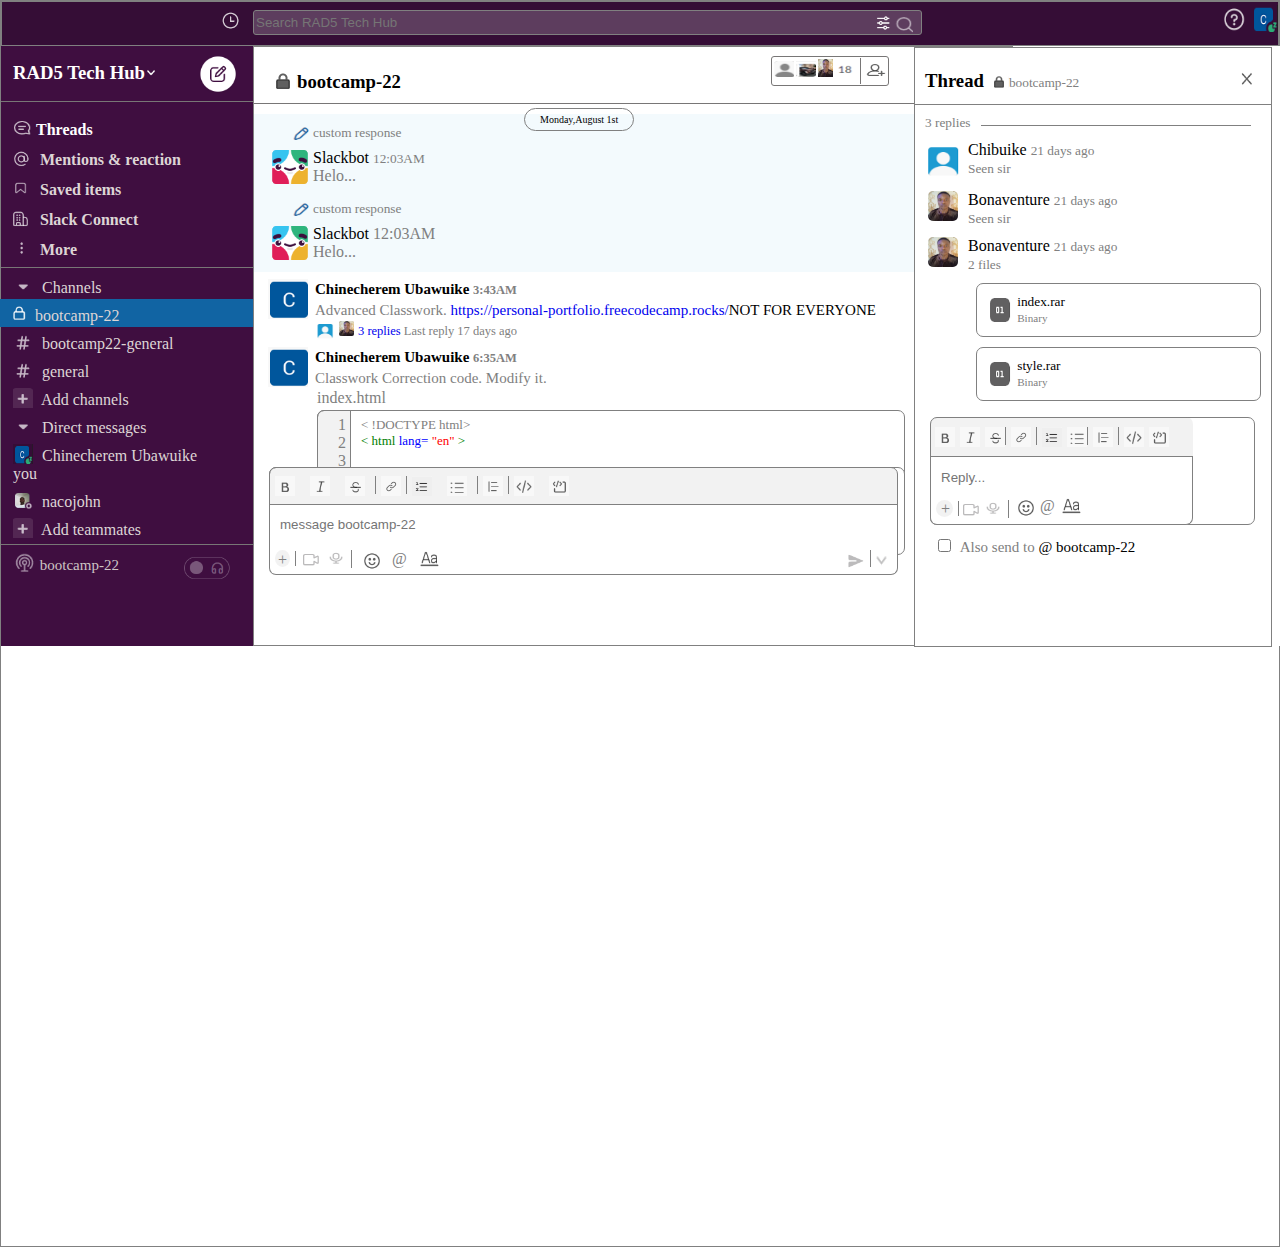
<file: Capstone-project/index.html>
<!DOCTYPE html>
<html lang="en">
<head>
    <meta charset="UTF-8">
    <meta http-equiv="X-UA-Compatible" content="IE=edge">
    <meta name="viewport" content="width=device-width, initial-scale=1.0">
    <link rel="stylesheet" href="style.css">
    <title>Slack-Bonavenutre</title>
</head>
<body>
    <div class="row">
        <div class="col-lg-12">
            <ul id="nav">
                <li><img src="./clock-icon.png" alt="" width="20px" height="20px"></li>
                <li><input type="text" placeholder="Search RAD5 Tech Hub" id="search" style="background-color:#FFFFFF33; color: white;"></li>
                <li><img src="./question-mark.png" alt="" width="27px" height="27px">
                </li>
                <li><img src="./online.png" alt="" width="27px" height="27px">
                </li><li><img src="./option-icon.png" alt="" width="20px" height="20px">
                </li>
                <li><img src="./search-icon.png" alt="" width="20px" height="20px">
                </li>
            </ul>
        </div>
        <div class="col-lg-3">
            <div class="rad5">
                <h3>RAD5 Tech Hub</h3>
                <img id="rad5img1" src="./open-icon.png" alt="" width="12px" height="15px">
                <img id="rad5img2" src="./edit.png" alt="" width="40px" height="40px">
            </div>
            <div class="thread1">
                <ul>
                    <li><h4><img id="threadsimg1" src="./threads-icon.png" alt="" width="20px" height="20px">Threads</h4></li>
                    <li><h4><img id="threadsimg1" src="./mentionsReactions-icon.png" alt="" width="20px" height="20px"> Mentions & reaction</li>
                    <li><h4><img id="threadsimg1" src="./saved-items.png" alt="" width="20px" height="20px"> Saved items</li>
                    <li><h4><img id="threadsimg1" src="./slack-connect.png" alt="" width="20px" height="20px"> Slack Connect</li>
                    <li><h4><img id="threadsimg1" src="./more-icon.png" alt="" width="20px" height="20px"> More</li>
                </ul>
            </div>
            <div class="channels">
                <ul>
                    <li><img id="threadsimg1" src="./channels-icon.png" alt="" width="20px" height="20px"> Channels</li>
                    <li><img id="threadsimg1" src="./bootcamp-lock-Icon.png" alt="" width="15px" height="20px"> bootcamp-22</li>
                    <li><img id="threadsimg1" src="./general-icon.png" alt="" width="20px" height="20px"> bootcamp22-general</li>
                    <li><img id="threadsimg1" src="./general-icon.png" alt="" width="20px" height="20px"> general</li>
                    <li><img id="threadsimg1" src="./add-channel-icon.png" alt="" width="20px" height="20px"> Add channels</li>
                    <li><img id="threadsimg1" src="./channels-icon.png" alt="" width="20px" height="20px"> Direct messages</li>
                    <li><img id="threadsimg1" src="./online.png" alt="" width="20px" height="20px"> Chinecherem Ubawuike you</li>
                    <li><img id="threadsimg1" src="./nacojohn-icon.png" alt="" width="20px" height="20px"> nacojohn</li>
                    <li><img id="threadsimg1" src="./add-channel-icon.png" alt="" width="20px" height="20px"> Add teammates</li>
                </ul>
            </div>
            <div class="channelsfooter">
                <p><img id="channelsfooterimg1" src="./bootcamp-footer-icon1.png" alt="" width="25px" height="25px"> bootcamp-22</p>
                <img src="./bootcamp-footer-icon2.png" alt="" width="55px" height="26px">
            </div>
        </div>
        <div class="col-lg-9">
            <div class="bootcamp">
                <ul class="stul">
                    <li><img src="./lock.png" alt=""><h3 id="stulh3">bootcamp-22</h3></li>
                    <li>
                        <ul>
                            <li><img src="./unknown2.png" alt="" width="20px" height="20px"></li>
                            <li><img src="./just-uknown.png" alt="" width="20px" height="20px"></li>
                            <li><img src="./bonaventure.jpg" alt="" width="15px" height="18px"></li>
                            <li style="padding-right: 5px; "><img src="./18.png" alt="" width="20px" height="20px"></li>                           
                            <li style="border-left: 1px solid rgb(120, 118, 118); padding-left: 5px; "><img src="./add-user.png" alt="" width="20px" height="20px"></li>
                        </ul>
                    </li>
                </ul>
                <div class="customresponse">
                    <ul>
                        <li>
                            <img id="customimage1" src="./custom-response-icon.png" alt="" width="20px" height="20px">
                            <p class="customp1"><small>custom response</small></p>
                        </li>
                        <li>
                            <img id="customimage2" src="./slackbot.png" alt="" width="40px" height="38px">
                            <div class="customp">                            
                                <p>Slackbot <small style="color: grey;">12:03AM</small></p>
                                <p class="helop" style="color: grey;"> Helo...</p>
                            </div>
                        </li> 
                        <li>
                            <img id="customimage1" src="./custom-response-icon.png" alt="" width="20px" height="20px">
                            <p class="customp1"><small>custom response</small></p>
                        </li>
                        <li>
                            <img id="customimage3" src="./slackbot.png" alt="" width="40px" height="38px">
                            <div class="customp">                            
                                <p>Slackbot <smalll style="color: grey;">12:03AM</small></p>
                                <p class="helop" style="color: grey;"> Helo...</p>
                            </div>
                        </li>
                    </ul>
                    <p class="date">Monday,August 1st</p>
                </div>
                <div class="chine">
                    <ul>
                        <li>
                            <img id="chineimage1" src="./c.png" alt="" width="40px" height="40px">
                            <div class="chinep1">                            
                            <p>Chinecherem Ubawuike <span class="grey"><small>3:43AM</small></span></p>
                            <p><span class="grey">Advanced Classwork.</span> <a href="#">https://personal-portfolio.freecodecamp.rocks/</a>NOT FOR EVERYONE</p>
                            <div class="subchine">
                                <img id="chineimage11" src="./unknown-person.png" alt="" width="20px" height="20px">
                                <img id="chineimage11" src="./bonaventure.jpg" alt="" width="15px" height="15px">
                                <div class="subchinesmall">
                                    <small><a href="#">3 replies</a> <span class="grey">Last reply 17 days ago</span></small>
                                </div>
                            </div>
                            </div>
                        </li>
                        <li>
                            <img id="chineimage1" src="./c.png" alt="" width="40px" height="40px">
                            <div class="chinep1">                            
                            <p>Chinecherem Ubawuike <span class="grey"><small>6:35AM</small></span></p>
                            <p><span class="grey">Classwork Correction code. Modify it.</span></p>
                            </div>
                        </li>
                    </ul>
                </div>
                
                <div class="mini-index">
                    <p>index.html</p>
                    <ul id="ul-one">
                        <li>1</li>
                        <li>2</li>
                        <li>3</li>
                    </ul>
                    <ul id="ul-two">
                        <li> <span style="color: grey;">< !DOCTYPE html></span>
                        </li>
                        <li> <span style="color: green;">< html</span> <span style="color: blue;">lang=</span> <span style="color: red;">"en"</span> <span style="color: green;">></span> 
                        </li>
                    </ul>
                </div>
                <!--  -->
                <div class="mega-index">
                    <ul class="mega-ul1">
                        <li><img src="./bold-text.png" alt="" width="20px" height="20px"></li>
                        <li><img src="./Italic-text.png" alt="" width="20px" height="20px"></li>
                        <li><img src="./slash.png" alt="" width="20px" height="20px"></li>
                        <li><img src="./chain.png" alt="" width="20px" height="20px"></li>
                        <li><img src="./ol.png" alt="" width="20px" height="20px"></li>
                        <li><img src="./ul.png" alt="" width="20px" height="20px"></li>
                        <li><img src="./inbetween.png" alt="" width="20px" height="20px"></li>
                        <li><img src="./inbracket.png" alt="" width="20px" height="20px"></li>
                        <li><img src="./savingbox.png" alt="" width="20px" height="20px"></li>
                    </ul>
                    <input type="text" placeholder="message bootcamp-22">
                    <ul class="mega-ul2">
                        <li>+</li>
                        <li><img src="./video.png" alt="" width="20px" height="15px"></li>
                        <li><img src="./mic.png" alt="" width="20px" height="15px"></li>
                        <li><img src="./happiness.png" alt="" width="20px" height="20px"></li>
                        <li>@</li>
                        <li><img src="./Aa.png" alt=" width="18px" height="18px""></a></li>
                        <li><img src="./send.png" alt="" width="20px" height="20px"></li>
                        <li><img src="./sort-down.png" alt="" width="20px" height="20px"></li>
                    </ul>
                </div>
            <!--  -->
            <div class="thread">
                <div class="threadbootcamp">
                    <ul>
                        <li><h3>Thread</h3></li>
                        <li><span class="grey"><img src="./lock.png" alt="" width="20px" height="25px"><small id="smallbootcamp">bootcamp-22</small></span></li>
                        <li><img id="chineimage1" src="./cancel.png" alt="" width="15px" height="15px"></li>
                    </ul>
                </div>
                <div class="replies">
                    <small class="grey">3 replies</small>
                    <div class="blank"></div>
                </div>
                <div class="reply1">
                    <img id="reply11" src="./unknown-person.png" alt="" width="40px" height="40px">
                    <div class="chibuike">                            
                        <p>Chibuike <small style="color: grey;">21 days ago</small></p>
                        <p class="grey"><small>Seen sir</small></p>
                    </div>
                </div>
                <div class="reply1">
                    <img id="bonaventure" src="./bonaventure.jpg" alt="" width="30px" height="30px">
                    <div class="chibuike">                            
                        <p>Bonaventure <small style="color: grey;">21 days ago</small></p>
                        <p class="grey"><small>Seen sir</small></p>
                    </div>
                </div>
                <div class="reply1">
                    <img id="bonaventure" src="./bonaventure.jpg" alt="" width="30px" height="30px">
                    <div class="chibuike">                            
                        <p>Bonaventure <small style="color: grey;">21 days ago</small></p>
                        <p class="grey"><small>2 files</small></p>
                    </div>
                </div>
                <div class="reply2">
                    <img id="bonaventure" src="./01.png" alt="" width="25px" height="30px">
                    <div class="chibuike">                            
                        <p>index.rar</p>
                        <p class="grey"><small>Binary</small></p>
                    </div>
                </div>
                <div class="reply2">
                    <img id="bonaventure" src="./01.png" alt="" width="25px" height="30px">
                    <div class="chibuike">                            
                        <p>style.rar</p>
                        <p class="grey"><small>Binary</small></p>
                    </div>
                </div>
                <div class="mega-box">
                    <ul class="replybox1">
                        <li><img src="./bold-text.png" alt="" width="20px" height="20px"></li>
                        <li><img src="./Italic-text.png" alt="" width="20px" height="20px"></li>
                        <li><img src="./slash.png" alt="" width="20px" height="20px"></li>
                        <li><img src="./chain.png" alt="" width="20px" height="20px"></li>
                        <li><img src="./ol.png" alt="" width="20px" height="20px"></li>
                        <li><img src="./ul.png" alt="" width="20px" height="20px"></li>
                        <li><img src="./inbetween.png" alt="" width="20px" height="20px"></li>
                        <li><img src="./inbracket.png" alt="" width="20px" height="20px"></li>
                        <li><img src="./savingbox.png" alt="" width="20px" height="20px"></li>
                    </ul>
                    <input type="text" placeholder="Reply...">
                    <ul class="replybox2">
                        <li>+</li>
                        <li><img src="./video.png" alt="" width="20px" height="15px"></li>
                        <li><img src="./mic.png" alt="" width="20px" height="15px"></li>
                        <li><img src="./happiness.png" alt="" width="20px" height="20px"></li>
                        <li>@</li>
                        <li><img src="./Aa.png" alt=" width="18px" height="18px""></a></li>
                        <li><img src="./send.png" alt="" width="20px" height="20px"></li>
                        <li><img src="./sort-down.png" alt="" width="20px" height="20px"></li>
                    </ul>
                </div>

                <div class="checkbox">
                    <input id="checkbox" type="checkbox">
                    <p class="alsosend"><span class="grey">Also send to</span> @ bootcamp-22</p>
                </div>
        </div>
    </div>
</body>
</html>
</file>
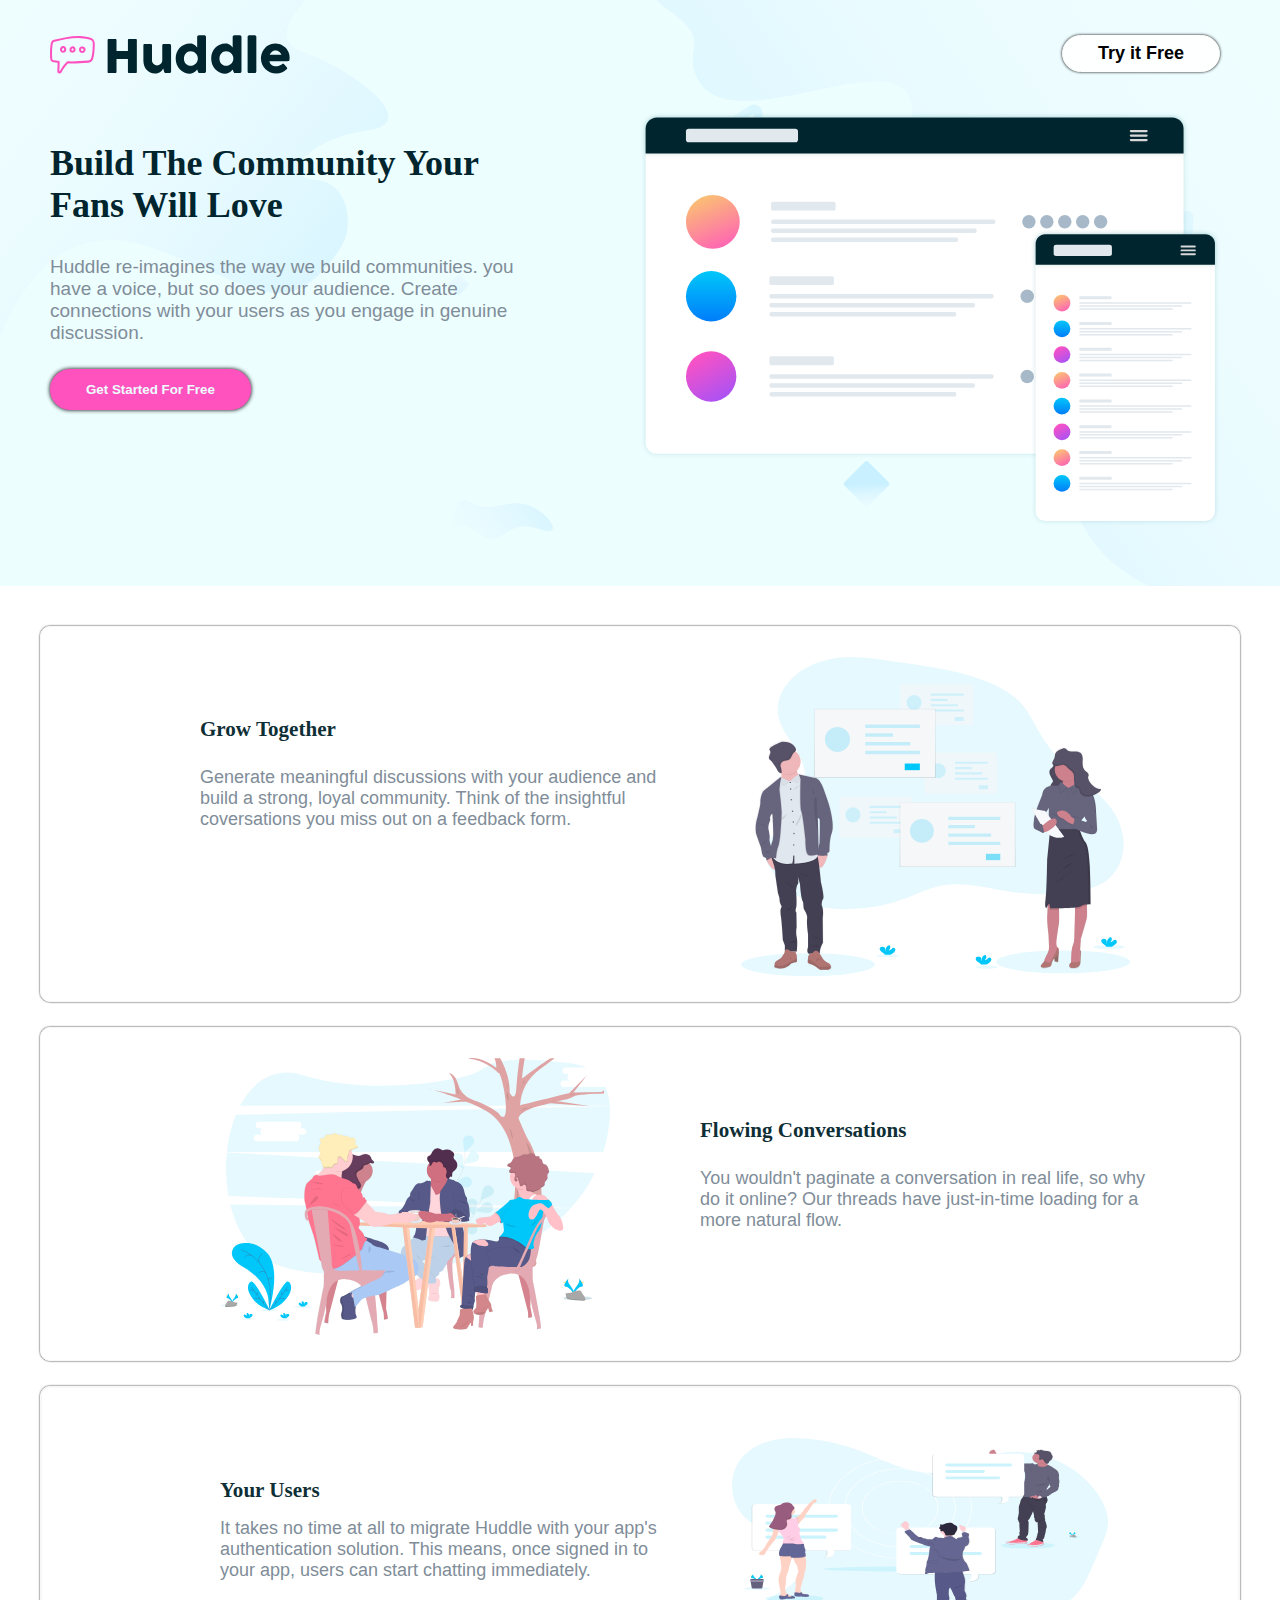
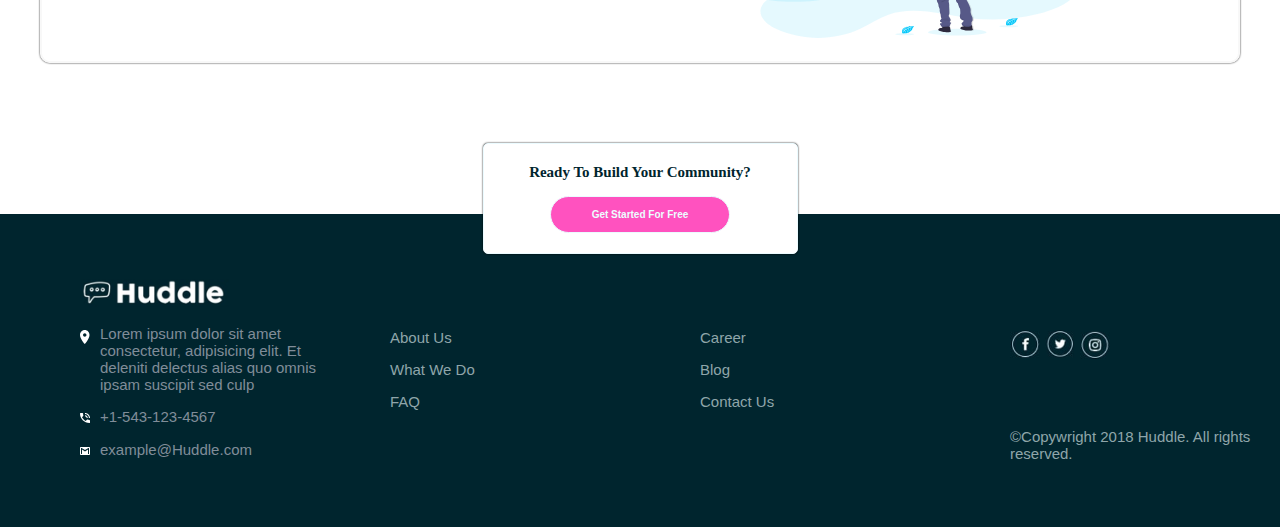
<file: capstone-project2/index.html>
<!DOCTYPE html>
<html lang="en">
<head>
    <meta charset="UTF-8">
    <meta http-equiv="X-UA-Compatible" content="IE=edge">
    <meta name="viewport" content="width=device-width, initial-scale=1.0">
    <link rel="stylesheet" href="style.css">
    <title>capstone-project2</title>
</head>
<body>
    
    <div class="row">
        <div class="col-lg-12 col-md-12 col-sm-12 header">
            <nav class="col-lg-12 col-md-12 col-sm-12">
                <img id="headerImg1" src="./images/logo.svg" alt="">
                <button class="button1">Try it Free</button>
            </nav>
            <div class="col-lg-12 col-md-12 col-sm-12 fanPage">
                <div class="col-lg-6 col-md-12 col-sm-12 fanPageright">
                    <h1>Build The Community Your Fans Will Love</h1>
                    <p>Huddle re-imagines the way we build communities. you have a voice, but so does your audience. Create connections with your users as you engage in genuine discussion.</p>
                    <div class="fanpagebutton">
                        <div class="fanpagebuttonmini"> <button>Get Started For Free</button></div>
                    </div>
                    
                </div>
                <div class="col-lg-6 col-md-12 col-sm-12 fanPageleft">
                <img id="headerImg2" src="./images/illustration-mockups.svg" alt="" width="580px">  
                </div>
             </div>
        </div>
        <!-- second section -->
        <div class="col-lg-12 col-md-12 col-sm-12 GrowTogether">
            <div class="col-lg-6 col-md-12 col-sm-12">
                <img id="headerImg3" src="./images/illustration-grow-together.svg" alt="" width="65%">
            </div>
            <div class="col-lg-6 col-md-12 col-sm-12 GrowTogethermini">
                <h3>Grow Together</h3>
                <p>Generate meaningful discussions with your audience and build a strong, loyal community. Think of the insightful coversations you miss out on a feedback form.</p> 
            </div>
        </div>
        <div class="col-lg-12 col-md-12 col-sm-12 flowingconversation">
            <div class="col-lg-6 col-md-12 col-sm-12">
                <img id="headerImg4" src="./images/illustration-flowing-conversation.svg" alt="" width="65%">
            </div>
            <div class="col-lg-6 col-md-12 col-sm-12 flowingconversationmini">
                <h3>Flowing Conversations</h3>
                <p>You wouldn't paginate a conversation in real life, so why do it online? Our threads have just-in-time loading for a more natural flow.</p> 
            </div>
        </div>
        <!--  -->
        <div class="col-lg-12 col-md-12 col-sm-12 youruser">
            <div id="headerImg5" class="col-lg-6 col-md-12 col-sm-12">
                <img src="./images/illustration-your-users.svg" alt="" width="65%" height="200px">
            </div>
            <div class="col-lg-6 col-md-12 col-sm-12 yourusermini">
                <h3>Your Users</h3>
                <p>It takes no time at all to migrate Huddle with your app's authentication solution. This means, once signed in to your app, users can start chatting immediately.</p> 
            </div>
        </div>
        <div class="col-lg-12 col-md-12 col-sm-12 readycommunity">
            <div class="readycommunitymini">
                <h4>Ready To Build Your Community?</h4>
                <button class="button2">Get Started For Free</button>
            </div>
        </div>

        <div class="col-lg-12 col-md-12 col-sm-12 footer">
            <ul>
                <div class="col-lg-3 col-md-12 col-sm-12 firstcolumn" >
                    <li>
                        <ul>
                            <li>
                                <img src="./images/huddle.png" alt="" width="150px">
                            </li>
                            <li>
                                <div>
                                    <img id="locationImg1" src="./images/icon-location.svg" alt="" width="20px">
                                </div>
                                <div>
                                    <p>Lorem ipsum dolor sit amet consectetur, adipisicing elit. Et deleniti delectus alias quo omnis ipsam suscipit sed culp</p>
                                </div>
                            </li>
                            <li>
                                <div>
                                    <img id="locationImg2" src="./images/icon-phone.svg" alt="" width="20px">
                                </div>
                                <div>
                                    <p>+1-543-123-4567</p>
                                </div>
                            </li>
                            <li>
                                <div>
                                    <img id="locationImg3" src="./images/icon-email.svg" alt="" width="20px">
                                </div>
                                <div>
                                    <p>example@Huddle.com</p>                                  
                                </div>
                            </li>
                        </ul>
                    </li>
                </div>
                <div class="col-lg-3 col-md-12 col-sm-12 secondcolumn">
                    <li>
                        <ul>
                            <li>About Us</li>
                            <li>What We Do</li>
                            <li>FAQ</li>
                        </ul>
                    </li>
                </div> 
                <div class="col-lg-3 col-md-12 col-sm-12 thirdcolumn">
                     <li>
                        <ul>
                            <li>Career</li>
                            <li>Blog</li>
                            <li>Contact Us</li>
                        </ul>
                    </li>
                </div>
                <div class="col-lg-3 col-md-12 col-sm-12 fourthcolumn">
                <li>
                    <ul>
                        <li><img src="./images/fb.png" alt="" width="30px"></li>
                        <li><img src="./images/twitter.png" alt="" width="30px"></li>
                        <li><img src="./images/IG.png" alt="" width="30px"></li>                       
                    </ul>
                    <ul>
                        <li>&copy;Copywright 2018 Huddle. All rights reserved.</li>
                    </ul>
                </li>
            </div>
        </ul>
    </div>

        <!-- 
        <div class="col-lg-3 col-md-6 col-sm-12"><p>C</p></div>
        <div class="col-lg-3 col-md-6 col-sm-12"><p>D</p></div>
        <div class="col-lg-3 col-md-6 col-sm-12"><p>E</p></div>
        <div class="col-lg-3 col-md-6 col-sm-12"><p>F</p></div>
        <div class="col-lg-4 col-md-8 col-sm-12"><p>G</p></div>
        <div class="col-lg-4 col-md-4 col-sm-6"><p>H</p></div>
        <div class="col-lg-4 col-md-0 col-sm-6"><p>I</p></div>
        <div class="col-lg-12 col-md-12 col-sm-12"><p>J</p></div>
      </div> -->

</body>
</html>
</file>
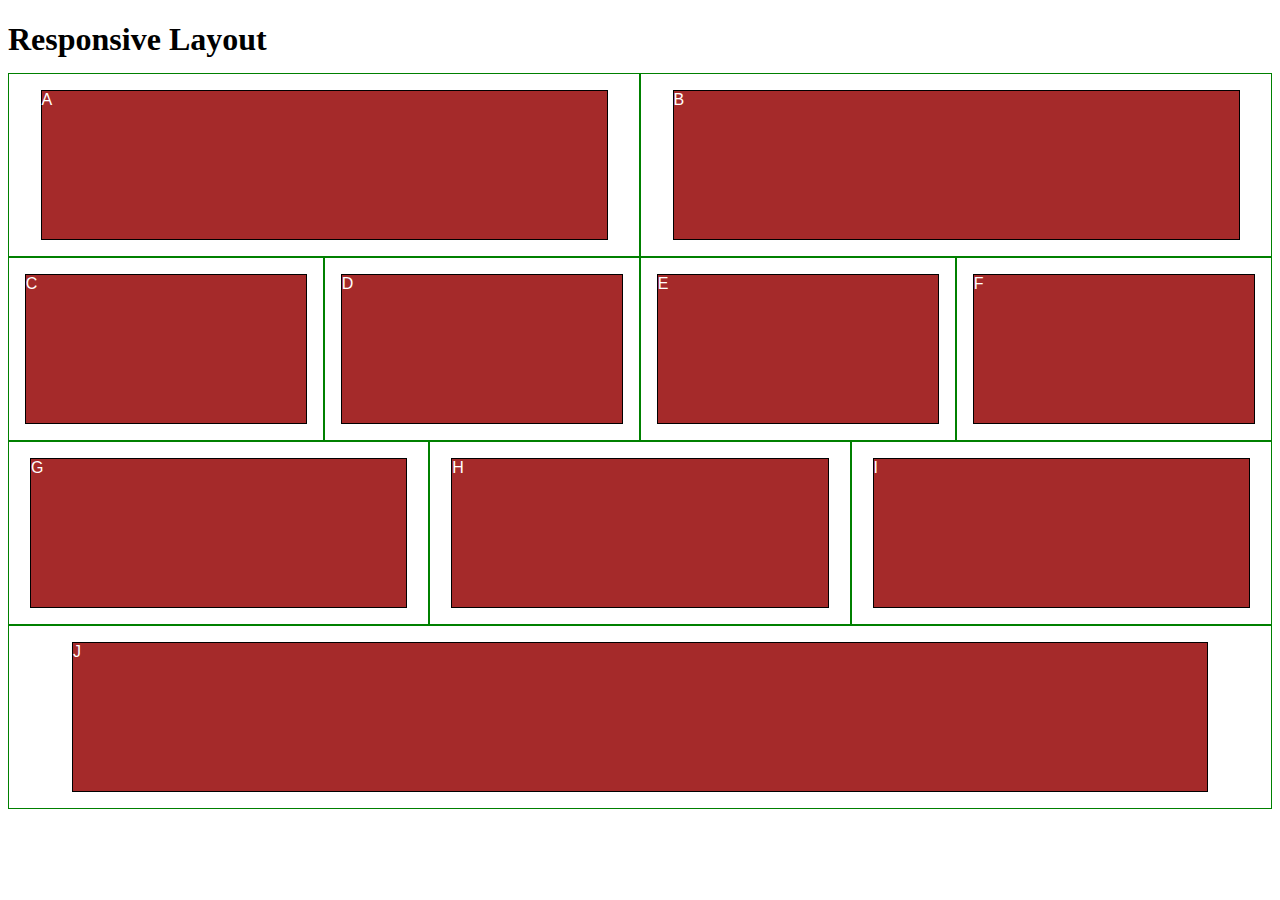
<file: grid-responsive/index.html>
<!DOCTYPE html>
<html>
<head>
<meta charset="utf-8">
<meta name="viewport" content="width=device-width, initial-scale=1">
<link rel="stylesheet" href="style.css">
<title>Responsive Layout</title>
</head>
<body>
<h1>Responsive Layout</h1>

<div class="row">
  <div class="col-lg-6 col-md-12 col-sm-12"><p>A</p></div>
  <div class="col-lg-6 col-md-12 col-sm-12"><p>B</p></div>
  <div class="col-lg-3 col-md-6 col-sm-12"><p>C</p></div>
  <div class="col-lg-3 col-md-6 col-sm-12"><p>D</p></div>
  <div class="col-lg-3 col-md-6 col-sm-12"><p>E</p></div>
  <div class="col-lg-3 col-md-6 col-sm-12"><p>F</p></div>
  <div class="col-lg-4 col-md-8 col-sm-12"><p>G</p></div>
  <div class="col-lg-4 col-md-4 col-sm-6"><p>H</p></div>
  <div class="col-lg-4 col-md-0 col-sm-6"><p>I</p></div>
  <div class="col-lg-12 col-md-12 col-sm-12"><p>J</p></div>
</div>

</body>
</html>
</file>
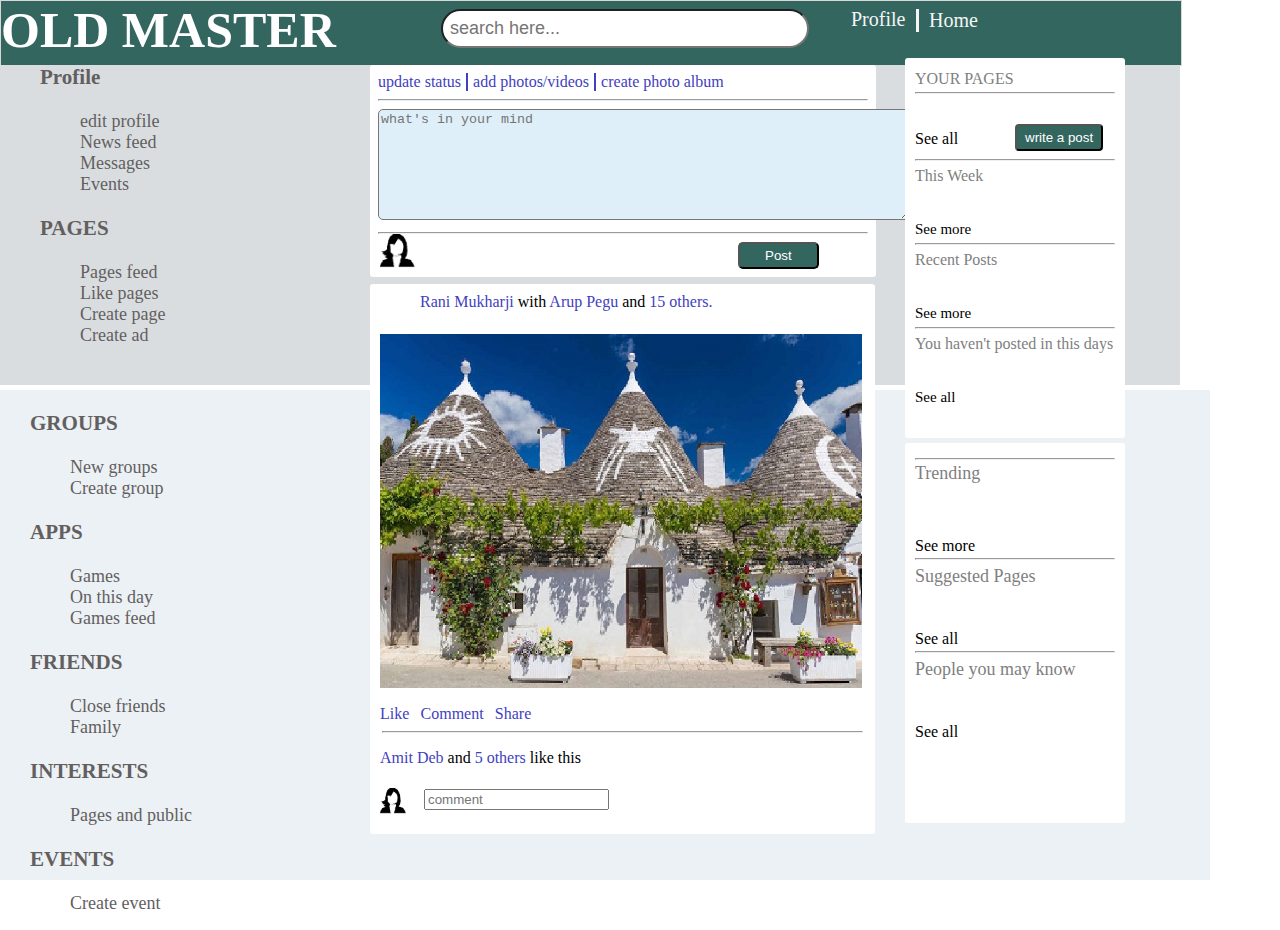
<file: old-mastere/index.html>
<!DOCTYPE html>
<html lang="en">
<head>
    <meta charset="UTF-8">
    <meta http-equiv="X-UA-Compatible" content="IE=edge">
    <meta name="viewport" content="width=device-width, initial-scale=1.0">
    <link rel="stylesheet" href="style.css">
    <title>Relative And Absolute Positioning</title>
</head>
<body>
    <header>
        <h1 id="old">OLD MASTER</h1>
        <input id="search" type="text" placeholder="search here...">
        <p id="profile">Profile</p>
        <p id="home">Home</p>
    </header>

    <section class="first-layer">
        <ul>
            <li id="li1"><h3>Profile</h3>
                <ul>
                    <li id="li11">edit profile</li>
                    <li id="li11">News feed</li>
                    <li id="li11">Messages</li>
                    <li id="li11">Events</li>
                </ul>
            </li>

            <li id="li1"><h3>PAGES</h3>
                <ul>
                    <li id="li11">Pages feed</li>
                    <li id="li11">Like pages</li>
                    <li id="li11">Create page</li>
                    <li id="li11">Create ad</li>
                </ul>
            </li>
        </ul>
    </section>
    <section class="freespace">

        <li id="li1"><h3>GROUPS</h3>
            <ul>
                <li id="li11">New groups</li>
                <li id="li11">Create group</li>
            </ul>
        </li>

        <li id="li1"><h3>APPS</h3>
            <ul>
                <li id="li11">Games</li>
                <li id="li11">On this day</li>
                <li id="li11">Games feed</li>
            </ul>
        </li>

        <li id="li1"><h3>FRIENDS</h3>
            <ul>
                <li id="li11">Close friends</li>
                <li id="li11">Family</li>
            </ul>
        </li>
        
        <li id="li1"><h3>INTERESTS</h3>
            <ul>
                <li id="li11">Pages and public</li>
            </ul>
        </li>

        <li id="li1"><h3>EVENTS</h3>
            <ul>
                <li id="li11">Create event</li>
            </ul>
        </li>
    </section>
    <div class="post">
       <ul id="li2">
        <li id="li21">update status</li>
        <li id="li21">add photos/videos</li>
        <li id="li21">create photo album</li>
       </ul>
       <hr>  <!-- <hr= a horizontal line>  -->
       <textarea name="#" id="#" cols="64" rows="7" placeholder="what's in your mind" style="background-color: rgb(222, 239, 249);"></textarea>

       <hr>
       <button id="postbutton">Post</button>
    </div>
    <div class="Rani">
        <img src="./mini1.png" alt="" width="40px" id="min1">
        <p id="pspan"> <span>Rani Mukharji</span> with <span>Arup Pegu</span> and <span>15 others.</span></p>
        <img src="./mini......png" alt="" width="482px" id="mini">
        <ul id="li3">
            <li id="li31">Like</li>
            <li id="li31">Comment</li>
            <li id="li31">Share</li>
        </ul>
        <hr id="hr2">
        <p id="pspan2"><span>Amit Deb</span> and <span>5 others</span> like this</p>
        <span id="img-input-span">
            <img src="./mini1.png" alt="" width="30px" id="min1">
            <input type="text" placeholder="comment" id="input2">
        </span>
    </div>
    <div class="yourpage">
        <p class="grey grey1">YOUR PAGES</p>
        <hr id="hr31">
        <p id="black1" >See all</p>
        <button id="write-a-post">write a post</button>
        <hr id="hr32">
        <p class="grey grey2">This Week</p>
        <p id="black2" >See more</p>
        <hr id="hr33">
        <p class="grey grey3">Recent Posts</p>
        <p id="black3" >See more</p>
        <hr id="hr34">
        <p class="grey grey4">You haven't posted in this days</p>
        <p id="black4" >See all</p>
     </div>

     <div class="yourpage2">
        <hr id="hr41">
        <p class="grey grey5">Trending</p>
        <p id="black5" >See more</p>
        <hr id="hr42">
        <p class="grey grey6">Suggested Pages</p>
        <p id="black6" >See all</p>
        <hr id="hr43">
        <p class="grey grey7">People you may know</p>
        <p id="black7" >See all</p>
     </div>
</body>
</html>
</file>
<file: Capstone-project/style.css>
*{
    margin: 0px;
    box-sizing: border-box;
  }
  a{
    text-decoration: none;
  }
  .row{
    border: 1px solid grey;
    width: 100%;
    float: left;
    position: relative;
    height: min-content;
  }
  .col-lg-12{
    border: 1px solid grey;
    background-color: #350D36;
    width: 100%;
    height: 45px;
  }
#nav{
    display: flex;
    list-style: none;
    margin-left: 178px;
    padding-top: 3px;
}
#nav>li{
    border: 1px solid none;
    margin-right: 10px;
    height:35px;
}
#nav>li:nth-child(1){
  padding-top: 5px;
}
#nav>li:nth-child(2){
  border: 1px solid none;
  padding-right: 20px;
  width: 692px;
  margin-right:257px ;
  color: white;
}
#nav>li:nth-child(3){
  border: 2px solid none;
  padding-bottom: 0px;
  margin-right: 3px;
  position: relative;
  left: 25px;
  top: 0px;
}
#nav>li:nth-child(4){
  border: 2px solid none;
  padding-top: 0px;
  margin-right: -5px;
  position: relative;
  left: 25px;
  top: 0px;
}
#nav>li:nth-child(5){
  border: 2px solid none;
  padding-top: 0px;
  margin-right: -5px;
  position: relative;
  left: -375px;
  top: 8px;
}
#nav>li:nth-child(6){
  border: 2px solid none;
  padding-top: 0px;
  margin-right: -5px;
  position: relative;
  left: -370px;
  top:8px;
}
#search{
    width: 100%;
    color: white;
    background-color:#644565;
    border-radius: 3px;
    border: 1px solid grey;
    height: 25px;
    margin-top: 5px;
    margin-left: 3px;
}
  .col-lg-3{
    background-color:#3F0E40;
    width: 20%;
    height: 600px;
  }
  .rad5{
    border-bottom: 1px solid rgb(120, 118, 118);
    padding: px;

  }
  .rad5>h3{
    border: 2px solid none;
    color: white;
    margin: 0px 10px 5px 12px;
    padding-right:0px;
    display: inline-block;
    margin-right: 0px;
    font-weight: bold;
    position: relative;
    top: -12px;
  }
  #rad5img1{
    border: 2px solid none;
    position: relative;
    top: -11px;
    left: -4px;
  }
  #rad5img2{
    border: 2px solid none;
    position: relative;
    left: 32px;
    top: 7px;
    margin-bottom: 5px;
  }
  .thread1{
    border-bottom: 1px solid rgb(120, 118, 118);
    padding: 10px 0px 5px 0px;
  }

  .thread1>ul>li{
    border: 2px solid none;
    padding: 3px 0px 3px 0px;
    color: rgb(221, 213, 213);
    list-style: none;
    margin-left: -30px;
  }
  .thread1>ul>li:nth-child(1){
    color: white;
  }
  #threadsimg1{
    position: relative;
    top: 3px;
    margin-right: 5px;
  }
  #threadsimg2{
    position: relative;
    top: 3px;
    margin-right: 5px;
  }
  .channels{
    border-bottom: 1px solid rgb(120, 118, 118);
    padding: 3px 0px 3px 0px;
  }
  .channels>ul>li{
    border: 2px solid none;
    padding: 2px;
    color: rgb(221, 213, 213);
    list-style: none;
    position: relative;
    left: -30px;
  }
  .channels>ul>li:nth-child(2){
    background-color: #1164A3;
    margin-left: -40px;
    padding-left: 40px;
    width: 400px;
  }
  .channelsfooter{
    color: white;
    display: flex;
    padding: 10px;

  }
  .channelsfooter>p{
    color: rgb(205, 196, 196);
    padding-left: 0px;
    padding-right: 60px;
    position: relative;
    top: -10px;
    font-size: 15px;
  }
  #channelsfooterimg1{
    position: relative;
    top: 5px;
  }
  /*  */
  .col-lg-9{
    background-color: white;
    width: 85%;
    height: 600px;
    position: relative;
    top: -600px;
    left: 252px;
  }
  .bootcamp{
    background-color: white;
    border: 1px solid grey;
    width: 70%;
    height: 600px;

  }
  .stul{
    border-bottom: 1px solid rgb(120, 118, 118);
    display: flex;
    list-style: none;
    padding: 9px 0px 8px 30px;
  }
  .stul>li:nth-child(1){
    background-color: none;
    margin-right: 370px;
    margin-left: -15px;
    margin-top: 5px;
    padding-top: -15px;
    display: flex;
  }
  #stulh3{
    padding-top: 10px;
  }

  .stul>li>ul{
    list-style: none;
    padding: 1px;
    display: flex;
    border: 1px solid rgb(120, 118, 118);
    border-radius: 3px;
  }
  .stul>li>ul>li{
    padding: 1px;
  }
  .customresponse{
    background-color: #F3FAFD;
    margin-top: 10px;
    height: 158px;
  }
  #customimage, .customp,.helop{
    list-style: none;
    display: inline-block;
    border: 2px solid none;
  }
  .customresponse>ul{
    border: 2px solid none;
    list-style: none;
  }
  .customresponse>ul>li{
    border: 2px solid none;
    margin-left:-25px ;
    position: relative;
  }
  .customresponse>ul>li:nth-child(1){
    padding-left: 20px;
    padding-top: 10px;
  }
  .customresponse>ul>li:nth-child(3){
    padding-left: 20px;
    padding-top: 10px;
  }
  .customp1{
    padding-left: 30px;
    border: 2px dotted none;
    color: grey;
    display: inline-block ;
    position: relative;
    top: -7px;
    left: -30px;
  }
  .customp{
    position: relative;
    top: -5px;
  }
  .date{
    border: 1px solid grey;
    display: inline-block;
    padding: 5px 15px;
    border-radius: 15px;
    font-size:10px;
    position: relative;
    top: -158Px;
    left: 270px;
  }
  /*  */
  .chine{
    border: 2px solid none;
    list-style: none;
    font-size: 15px; 
    line-height: 20px;
    margin: 2px;
  }
  .chine>ul>li{
    border: 2px solid none;
    list-style: none;
    display: flex;
    margin-left: -28px;
    padding-top: 5px;
    
  }
  #chineimage1{
    border: 2px solid none;
    margin-right: 5px;
  }
  .chinep1{
    border: 2px solid none;
    margin-left: 2px;
  }
  
  .chinep1>p:nth-child(1){
    border: 2px solid none;
    font-weight: bold;
  }
  .subchine{
    border: 2px solid none;
    display: flex;
  }
  #chineimage11{
    border-radius: 2px;
    margin: 1px 4px 1px 0px;
  }
  .grey{
    color: grey;
  }
  .mini-index{
    border: 1px solid grey;
    color: grey;
    border-radius: 7px;
    width: 77.5%;
    height: 77px;
    position: relative;
    top: 20px;
    left: 63px;

  }
  .mini-index>p{
    border: 2px solid none;
    color: grey;
    width: 70px;
    height: 20px;
    position: relative;
    top: -22px;
    left: -1px;
  }
  #ul-one{
    border: 1px solid grey;
    border-top-left-radius: 7px;
    color: grey;
    background-color: rgba(128, 128, 128, 0.1);
    display: inline-block;
    list-style: none;
    padding-left: 20px;
    padding-right: 4px;
    padding-top: 5px;
    position: relative;
    top: -21px;
    left: -1px;
  }
  #ul-two{
    border: 2px solid none;
    display: inline-block;
    list-style: none;
    font-size: 13px;
    padding-left: 5px;
    position: relative;
    top: -42px;
  }
  /*  */
  .mega-index{
    border: 1px solid grey;
    border-radius: 7px;
    background-color: white;
    color: grey;
    width: 83.9%;
    height: 88px;
    position: relative;
    top: 0px;
    left: 15px;
  }
  .mega-ul1{
    border: 1px solid grey;
    border-top-left-radius: 7px;
    border-top-right-radius: 7px;
    list-style: none;
    display: flex;
    padding-top: 8px;
    padding-left: 5px;
    width: 628.5px;
    height: 38px;
    margin: 0px;
    position: relative;
    top: -1px;
    left: -1px;
    background-color: rgba(128, 128, 128, 0.1);
  }
  .mega-ul1 li{
    padding-right: 15px;
  }
  .mega-ul1 li:nth-child(4){
    border-left: 1px solid gray;
    border-right: 1px solid gray;
    height: 18px;
    position: relative;
    top: px;
    padding-left: 5px;
    padding-right: 5px;
    margin-right: 5px;
    margin-left: -5px;
  }
  .mega-ul1 li:nth-child(7){
    border-left: 1px solid gray;
    border-right: 1px solid gray;
    height: 18px;
    position: relative;
    top: px;
    padding-left: 5px;
    padding-right: 5px;
    margin-right: 5px;
    margin-left: -5px;
  }
  .mega-index input{
    height: 32px;
    width: 628.5px;
    color: grey;
    border: 0.1px solid grey;
    border-radius: 0px;
    margin: -2px 2px 0px -1px;
    padding-left: 10px;
    padding-top: 10px;
    
  }
  .mega-ul2{
    border: 1px solid grey;
    border-top: none;
    color: grey;
    border-bottom-left-radius: 7px;
    border-bottom-right-radius: 7px;
    list-style: none;
    display: flex;
    padding-top: 10px;
    padding-left: 5px;
    width: 628.5px;
    height: 40px;
    margin: 0px;
    position: relative;
    top: -1px;
    left: -1px;
    background-color: white;
  }
  .mega-ul2 li{
    border: 2px solid none;
    padding: 5px;
  }
  .mega-ul2 li:nth-child(1){
    background-color: rgba(128, 128, 128, 0.1);
    border-radius: 100%;
    padding: 0.5px 3px;
    margin-bottom: 7px;margin-top: 5px;
    margin-right: 5px;
  }
  .mega-ul2 li:nth-child(2){
    border-left: 1px solid grey;
    height: 15px;
    padding-top: 0px;
    margin-top: 6px;
  }
  .mega-ul2 li:nth-child(3){
    border-right: 1px solid grey;
    padding: 0px;
    padding-right: 5px;
    margin-right: 5px;
    height: 18px;
    margin-top: 5px;
  }
  .mega-ul2 li:nth-child(7){
    border-right: 1px solid grey;
    padding: 0px;
    padding-right: 5px;
    margin-right: 5px;
    height: 17px;
    margin-top: 5px;
    position: relative;
    left: 400px;
  }
  .mega-ul2 li:nth-child(8){
    position: relative;
    left: 390px;
  }
  /*  */
  .thread{
    background-color: white;
    border: 1px solid grey;
    width: 47.2%;
    height: 600px;
    position: relative;
    top: -508.5px;
    left: 660px;
  }
  .threadbootcamp{
    border-bottom: 1PX SOLID grey;
    display: flex;
    height: 57px;
    padding-top: 12px;
  }
  .threadbootcamp>ul{
    border: 2PX SOLID none;
    list-style: none;
    display: flex;
    width: 340px;
    padding-left: 0px;
  }
  .threadbootcamp>ul>li{
    border: 2PX SOLID none;
    padding-right: 5px;
    padding-top: 10px;
    padding-left: 10px;
  }
  .threadbootcamp>ul>li:nth-child(2){
    border: 2px solid none;
    margin-top: -3px;
    margin-right: 47px;
    padding-left: 0px;
  }
  .threadbootcamp>ul>li:nth-child(3){
    border: 2px solid none;
    position: relative;
    left: 13px;
  }
  #smallbootcamp{
    border: 2px solid none;
    position: relative;
    top: -5px;
  }
  .threadbootcamp>ul>li:nth-child(3){
    border: 2PX SOLID none;
    padding-right: 0px;
    margin-left:85px ;
  }
  .replies{
    display: flex;
    margin: 10px;
  }
.blank{
  border-bottom: 1px solid grey;
  width: 270px;
  position: relative;
  top: -5px;
  left: 10px;
}
.reply1{
  border: 2px solid none;
  display: flex;
  padding-left: 13px;
  margin-bottom: 10px;
}
#reply11{
  border: 2px solid none;
  margin-left: -5px;
}
.chibuike{
  border: 2px solid none;
  margin-left: 5px;
}
#bonaventure{
  border-radius: 5px;
}
.reply1>#bonaventure{
  margin-right:5px;
}
.reply2{
  border: 1px solid gray;
  border-radius: 7px;
  margin-left: auto;
  margin-right: 10px;
  display: flex;
  width: 80%;
  padding-left: 10px;
  margin-bottom: 10px;
  font-size: smaller;
  padding-top: 10px;
  padding-bottom: 10px;
}
/*  */

.mega-box{
  border: 1px solid grey;
  border-radius: 7px;
  background-color: white;
  color: #F8F8F8;
  width: 91.2%;
  height: 108px;
  position: relative;
  top: 6px;
  left: 15px;
}
.replybox1{
  border: 0px solid grey;
  border-bottom:  solid none;
  border-top-left-radius: 7px;
  border-top-right-radius: 7px;
  list-style: none;
  display: flex;
  padding-top: 10px;
  padding-left: 5px;
  width: 263px;
  height: 40px;
  margin: 0px;
  position: relative;
  top: -1px;
  left: -1px;
  background-color: rgba(128, 128, 128, 0.1);
}
.replybox1 li{
  padding-right: 5px;
}
.replybox1 li:nth-child(4){
  border-left: 1px solid gray;
  border-right: 1px solid gray;
  height: 18px;
  position: relative;
  top: px;
  padding-left: 5px;
  padding-right: 5px;
  margin-right: 5px;
  margin-left: -5px;
}
.replybox1 li:nth-child(7){
  border-left: 1px solid gray;
  border-right: 1px solid gray;
  height: 18px;
  position: relative;
  top: px;
  padding-left: 5px;
  padding-right: 5px;
  margin-right: 5px;
  margin-left: -5px;
}
.mega-box input{
  height: 40px;
  width: 263px;
  color: grey;
  border: 0.1px solid grey;
  border-top: 2px solid none;
  border-radius: 0px;
  margin: -2px 2px 0px -1px;
  padding-left: 10px;
  padding-top:5px;
  
}
.replybox2 {
  border: 1px solid grey;
  border-top: none;
  color: grey;
  border-bottom-left-radius: 7px;
  border-bottom-right-radius: 7px;
  list-style: none;
  display: flex;
  padding-top: -2px;
  padding-left: 5px;
  width: 263px;
  height: 30px;
  margin: 0px;
  position: relative;
  top: -1px;
  left: -1px;
  background-color: white;
}
.replybox2 li{
  border: 2px solid none;
  padding: 2px;
}
.replybox2 li:nth-child(1){
  background-color: rgba(128, 128, 128, 0.1);
  border-radius: 100%;
  padding: 0.5px 3px;
  padding-left: 5px;
  margin-bottom: 7px;margin-top: 5px;
  margin-right: 5px;
}
.replybox2 li:nth-child(2){
  border-left: 1px solid grey;
  height: 15px;
  padding-top: 0px;
  margin-top: 6px;
}
.replybox2 li:nth-child(3){
  border-right: 1px solid grey;
  padding: 0px;
  padding-right: 5px;
  margin-right: 5px;
  height: 18px;
  margin-top: 5px;
}
.replybox2 li:nth-child(7){
  border-right: 1px solid grey;
  padding: 0px;
  padding-right: 5px;
  margin-right: 5px;
  height: 17px;
  margin-top: 5px;
  position: relative;
  left: 400px;
}
.replybox2 li:nth-child(8){
  position: relative;
  left: 390px;
}

/*  */
.checkbox{
  border: 2px solid none;
  padding-left: 23px;
  margin-top: 20px;
  font-size: 15px;
}
.alsosend{
  border: 2px solid none;
  display: inline-block;
  margin-left: 5px;
}






















  nav{
    border: 2px solid black;
  }
</file>
<file: capstone-project2/style.css>
/********** Base styles **********/
 * {
    margin: 0px;
    box-sizing: border-box;
    }
  body{
    font-size: 18px;  
    font-family: sans-serif;  
}
  h1 {
    margin-bottom: 15px;
    }
    h1, h2, h3, h4{
      color:  hsl(192, 100%, 9%);
      font-family: poppins;
    } 
    p{
      color: hsl(208, 11%, 55%);
    }

  
  /* Simple Responsive Framework. */
  .row {
    width: 100%;
  }
  
  /********** Large devices only **********/
  @media (min-width: 1200px) {
    .col-lg-1, .col-lg-2, .col-lg-3, .col-lg-4, .col-lg-5, .col-lg-6, .col-lg-7, .col-lg-8, .col-lg-9, .col-lg-10, .col-lg-11, .col-lg-12 {
      float: left;
      border: 1px solid none;
    }
    .col-lg-6 {
      width: 50%;    /* ((100/12) *6)=50% */
       }
    .col-lg-3 {
      width: 25%;
    }
    .col-lg-4 {
      width: 33.33%;
    }
    .col-lg-12 {
      width: 100%;
    }

    .header {
        background-image: url("images/bg-hero-desktop.svg"); 
        background-position: center; 
        background-repeat: no-repeat; 
        background-size: cover; 
        background-color: #EDFEFF;
        height: min-content;
        font-Weight: 600px;
        border: 2px solid none;
        padding-bottom: 55px;
        border: 2px solid none;
      }
    nav{
        border: 2px solid none;
        height: min-content;
        background-color: none;
        padding: 35px 50px 5px 50px;
    }
    .button1{
        border: 1px  solid white;
        padding: 7px 35px;
        font-weight: bolder;
        font-size: large;
        border-radius: 20px;
        background-color: #FEFFFF;
        position: relative;
        left: 65%;
        top: -15px;
        box-shadow:   0 0 3px black;
    }
   .fanPageright{
    padding: 50px;
   }
   .fanPageright h1{
    border: 2px solid none;
    padding: 0px 20px 10px 0px;
    margin-right: 50px;
   }
   .fanPageright p{
    border: 2px solid none;
    padding-top: 5px;
    padding-bottom: 10px;
    padding-right: 15px;
    margin-right: 50px;
    font-size: 19px;
   }
   .fanPageright button{
    border: 1px  solid hsl(322, 100%, 66%);
    padding: 12px 35px;
    font-weight: bolder;
    font-size: none;
    border-radius: 20px;
    color: #EDFEFF;
    background-color: hsl(322, 100%, 66%);
    margin-top: 15px;
    box-shadow: black 0 0 4px;
   }
   .fanPageleft{
    padding: 20px 0px 0px 0px;
   }
   /*  */
   .GrowTogether{
    border-radius: 10px;
    border: 1px solid #F8F8F8;
    padding-top: 30px;
    padding-bottom: 20px;
    margin: 40px;
    margin-bottom: 25px;
    width: fit-content;
    box-shadow: black 0 0 2px;
   }
   .GrowTogethermini{
    border: 1px solid none;
    padding: 60px;
    margin: auto;
    margin-bottom: 0px;
    position: relative;
    right: 500px;
   }
   .GrowTogethermini h3{
    padding-bottom: 15px;
    color: #0F2F36;
   }
   .GrowTogethermini p{
    border: 1px solid none;
    color: C5C9CB;
    padding: 10px;
    padding-left: 0px;
   }
   .GrowTogether img{
    position: relative;
    left: 700px;
   }

   /*  */
   .flowingconversation{
    border-radius: 10px;
    border: 1px solid #F8F8F8;
    padding-top: 30px;
    padding-bottom: 20px;
    margin: 40px;
    margin-bottom: 25px;
    margin-top: 0px;
    width: fit-content;
    box-shadow: black 0 0 2px;
   }
   .flowingconversationmini{
    border: 1px solid none;
    padding: 60px;
    padding-top: PX;
    margin: auto;
    margin-top: PX;

   }
   .flowingconversation h3{
    padding-bottom: 15px;
    color: #0F2F36;
   }
   .flowingconversation p{
    border: 1px solid none;
    color: C5C9CB;
    padding: 10px;
    padding-left: 0px;
   }
   .flowingconversation img{
    position: relative;
    left: 180px;
   }
/*  */
.youruser{
    border-radius: 10px;
    border: 2px solid #F8F8F8;
    padding-top: 30px;
    padding-left: 40px;
    padding-bottom: 20px;
    margin: 40px;
    margin-top: 0px;
    width: fit-content;
    box-shadow: black 0 0 2px;
   }
   .yourusermini{
    border: 1px solid none;
    padding: 60px;
    margin: auto;
    margin-bottom: 0px;
    position: relative;
    right: 500px;
    
   }
   .youruser h3{
    padding-bottom: 15px;
    color: #0F2F36;
   }
   .youruserrmini p{
    border: 1px solid none;
    color: C5C9CB;
    padding: 10px;
    padding-left: 0px;
   }
   .youruser img{
    position: relative;
    left: 650px;
    top: 20px;
   }
    /*  */
    .readycommunity{
        border: 2px solid none;
        justify-content: center;
        font-size: 15px;
       }
       .readycommunitymini{
        border: 1px solid hsl(193, 100%, 96%);
        border-radius: 5px;
        justify-content: center;
        font-size: 15px;
        width: 315px;
        margin: auto;
        text-align: center;
        background-color:white ;
        padding: 20px;
        position: relative;
        top: 40px;
        box-shadow: black 0 0 2px;
       }
       .readycommunitymimi>h4{
        text-align: center;
       }
       .button2{
        border: 1px  solid  hsl(193, 100%, 96%);
        padding: 12px 10px;
        font-weight: bolder;
        font-size: 10px;
        border-radius: 20px;
        color: #EDFEFF;
        background-color: hsl(322, 100%, 66%);
        margin-top: 15px;
        width: 180px;
       }
       /*  */   .footer{
    background-color: hsl(192, 100%, 9%);
    color: #8FA5AA;
    height: fit-content;
    font-size:15px; 
    padding: 50px 0px;

   }
   .footer>ul{
    list-style: none;
   }
   .footer>ul>li{
    border: 2px solid none;
    list-style: none;
    display: flex;
   }
   .footer ul li ul{
    list-style: none;
   }
   .firstcolumn>li>ul>li{
    margin-top: 15px;
   }
   .firstcolumn>li>ul>li:nth-child(2){
    border: 2px solid none;
    display: flex;
   }
   #locationImg1 {
    padding-top: 5px;
    padding-right: 10px;
   }
   .firstcolumn>li>ul>li:nth-child(3){
    border: 2px solid none;
    display: flex;
   }
   #locationImg2 {
    padding-top: 5px;
    padding-right: 10px;
   }
   .firstcolumn>li>ul>li:nth-child(4){
    border: 2px solid none;
    display: flex;
   }
   #locationImg3 {
    padding-top: 5px;
    padding-right: 10px;
   }
   .secondcolumn{
    margin-top:65px ;
   }
   .secondcolumn>li>ul>li{
    margin-bottom: 15px;
   }
   .thirdcolumn{
    margin-top:65px ;
   }
   .thirdcolumn>li>ul>li{
    margin-bottom: 15px;
   }
   .fourthcolumn{
    margin-top:65px ;
   }
   .fourthcolumn>li>ul>li{
    border: 2px solid none;
    margin-bottom: 15px;
    margin-right: 5px;
   }
   .fourthcolumn>li>ul:nth-child(1){
    display: flex;
    margin-bottom: 50px;
   }

  }
 
  /********** small devices only **********/
  @media (max-width: 1199px) {
      .col-lg-1, .col-lg-2, .col-lg-3, .col-lg-4, .col-lg-5, .col-lg-6, .col-lg-7, .col-lg-8, .col-lg-9, .col-lg-10, .col-lg-11, .col-lg-12 {
        float: left;
        border: 1px solid none;
      }
      .col-sm-6 {
        width: 50%;    /* ((100/2) *6)=50% */
         }
      .col-sm-12 {
        width: 100%;
      } 
      
      .header {
        background-image: url("images/bg-hero-desktop.svg"); 
        background-position: center; 
        background-repeat: no-repeat; 
        background-size: cover; 
        background-color: #EDFEFF;
        height: min-content;
        font-Weight: 600px;
        border: 2px solid none;
        padding-bottom: 25px;
      }
      nav{
        border: 2px solid none;
        height: min-content;
        background-color: none;
        padding: 20px 10px;
        padding-right: 20px;
        width: 90%;
        display: flex;
        justify-content: space-between;
        padding:
    }
    #headerImg1{
      width: 150px;
      padding-right: auto;
    }
    .button1{
        border: 1px  solid white;
        font-weight: bold;
        font-size: 13px;
        border-radius:20px;
        background-color: #FEFFFF;
        width: 100px;
        box-shadow: black 0 0 4px;
        padding-left: auto;
    }
   .fanPageright{
    border: 2px solid none;
    padding: 0px;
   }
   .fanPageright h1{
    border: 2px solid none;
    padding: 50px 50px 20px 50px;
    margin-right: 50px;
    text-align: center;
    font-size: 25px;
    width: 100%;
    margin-bottom: 10px;
    margin: auto;
   }
   .fanPageright p{
    border: 2px solid none;
    padding: 20px;
    font-size: 19px;
    text-align: center;
    width: 100%;
   }
   .fanpagebutton{
    border: 2px solid none;
   }
   .fanpagebuttonmini{
    border: 2px solid none;
    padding: 10px 20px;
    display: flex;
    justify-content: center;
    }
   .fanPageright button{
    border: 1px  solid hsl(322, 100%, 66%);
    padding: 12px 35px;
    font-weight: bolder;
    font-size: none;
    border-radius: 20px;
    color: #EDFEFF;
    background-color: hsl(322, 100%, 66%);
    width: 220px;
    margin: auto;
    box-shadow: black 0 0 4px;
   }
   .fanPageleft{
    border: 2px solid none;
    padding: 20px 0px 0px 0px;
    display: flex;
    justify-content: center;
    margin-top: 0px;
   }
   #headerImg2{
    border: 2px solid none;
    width: 20rem;
    justify-content: center;  
 }
   /*  */
   .GrowTogether{
    border-radius: 10px;
    border: 1px solid none;
    padding: 10px;
    margin: 20px 40px;
    width: fit-content;
    box-shadow: black 0 0 2px;
   }
   .GrowTogethermini{
    border: 1px solid none;
    padding: 10px;
    text-align: center;
   }
   .GrowTogethermini h3{
    color: #0F2F36;
    display: flex;
    justify-content: center;
   }
   .GrowTogethermini p{
    border: 1px solid none;
    color: C5C9CB;
    padding: 10px;
   }
   #headerImg3{
    margin: auto;
    display: flex;
    justify-content: center;
   }
   /*  */
   #headerImg4{
    margin: auto;
    display: flex;
    justify-content: center;
    
   }  
   .flowingconversation{
    border-radius: 10px;
    border: 1px solid  none;
    padding: 10px;
    margin: 20px 40px;
    width: fit-content;
    box-shadow: black 0 0 1px;
   }
   .flowingconversationmini{
    border: 1px solid none;
    padding: 10px;
    margin: auto;
    text-align: center;
   }
   .flowingconversation h3{
    color: #0F2F36;
    display: flex;
    justify-content: center;
   }
   .flowingconversation p{
    border: 1px solid none;
    color: C5C9CB;
    padding: 10px;
   }
   .flowingconversation img{
    position: relative;
   }
/*  */
.youruser{
    border-radius: 10px;
    border: 1px solid none;
    padding: 10px;
    margin: 20px 40px;
    width: fit-content;
    box-shadow: black 0 0 1px;
   }
   .yourusermini{
    border: 1px solid none;
    padding: 10px;
    margin: auto;
    text-align: center;
   }
   .youruser h3{
    padding: 10px;
    color: #0F2F36;
   }
   .youruserrmini p{
    border: 1px solid none;
    color: C5C9CB;
   }
   #headerImg5{
    border: 1px solid none;
    margin: auto;
    display: flex;
    justify-content: center;

   }
    /*  */
   .readycommunity{
    border: 2px solid none;
    justify-content: center;
    font-size: 15px;
   }
   .readycommunitymini{
    border: 1px solid hsl(193, 100%, 96%);
    border-radius: 5px;
    justify-content: center;
    font-size: 15px;
    width: 315px;
    margin: auto;
    text-align: center;
    background-color:white ;
    padding: 20px;
    position: relative;
    top: 40px;
   }
   .readycommunitymimi>h4{
    text-align: center;
   }
   .button2{
    border: 1px  solid  hsl(322, 100%, 66%);
    padding: 12px 10px;
    font-weight: bolder;
    font-size: 10px;
    border-radius: 20px;
    color: #EDFEFF;
    background-color: hsl(322, 100%, 66%);
    margin-top: 15px;
    width: 180px;
    box-shadow: black 0 0 4px;
   }
   /*  */
   .footer{
    background-color: hsl(192, 100%, 9%);
    color: #8FA5AA;
    height: fit-content;
    font-size:15px; 
    padding: 50px 0px;

   }
   .footer>ul{
    list-style: none;
    border: 3px solid none;
    height: max-content;
    padding-left: 0px;
   }
   .footer>ul>li{
    border: 2px solid none;
    list-style: none;
    display: flex;
   }
   .footer ul li ul{
    list-style: none;
   }
   .firstcolumn>li>ul{
    border: 2px solid none;
    margin-top: 25px;
   }
   .firstcolumn>li>ul>li{
    border: 2px solid none;
    margin-top: 15px;
   }
   .firstcolumn>li>ul>li:nth-child(2){
    border: 2px solid none;
    display: flex;
    width: 88%;
   }
   #locationImg1 {
    padding-top: 5px;
    padding-right: 10px;
   }
   .firstcolumn>li>ul>li:nth-child(3){
    border: 2px solid none;
    display: flex;
   }
   #locationImg2 {
    padding-top: 5px;
    padding-right: 10px;
   }
   .firstcolumn>li>ul>li:nth-child(4){
    border: 2px solid none;
    display: flex;
   }
   #locationImg3 {
    padding-top: 5px;
    padding-right: 10px;
   }
   .secondcolumn{
    margin-top:65px ;
   }
   .secondcolumn>li>ul{
    border: 2px solid none;
    margin-bottom: -70px;
   }
   .secondcolumn>li>ul>li{
    margin-bottom: 15px;
   }
   .thirdcolumn{
    margin-top:65px ;
   }
   .thirdcolumn>li>ul{
    border: 2px solid none;
    margin-top: 0px;

   }
   .thirdcolumn>li>ul>li{
    margin-bottom: 15px;
   }
   .fourthcolumn{
    border: 2px solid none;
    margin-top:0px ;
    display: flex;
    justify-content: center;
    position: relative;
    left: -20px;
    padding-top: 15px;
   }
   .fourthcolumn>li>ul>li{
    border: 2px solid none;
    margin-bottom: 15px;
    margin-right: 0px;
   }
   .fourthcolumn>li>ul:nth-child(1){
    display: flex;
    justify-content: center;
    margin-bottom: 10px;
   }
    }
</file>
<file: grid-responsive/style.css>
/********** Base styles **********/
* {
  box-sizing: border-box;
}
h1 {
  margin-bottom: 15px;
}

p {
  border: 1px solid black;
  background-color: #A52A2A;
  width: 90%;
  height: 150px;
  margin-right: auto;
  margin-left: auto;
  font-family: Helvetica;
  color: white;
  padding: auto;
}

/* Simple Responsive Framework. */
.row {
  width: 100%;
}

/********** Large devices only **********/
@media (min-width: 1200px) {
  .col-lg-1, .col-lg-2, .col-lg-3, .col-lg-4, .col-lg-5, .col-lg-6, .col-lg-7, .col-lg-8, .col-lg-9, .col-lg-10, .col-lg-11, .col-lg-12 {
    float: left;
    border: 1px solid green;
  }
  .col-lg-6 {
    width: 50%;    /* ((100/12) *6)=50% */
     }
  .col-lg-3 {
    width: 25%;
  }
  .col-lg-4 {
    width: 33.33%;
  }
  .col-lg-12 {
    width: 100%;
  }
}

/********** Medium devices only **********/
@media (min-width: 992px) and (max-width: 1199px) {
    .col-lg-1, .col-lg-2, .col-lg-3, .col-lg-4, .col-lg-5, .col-lg-6, .col-lg-7, .col-lg-8, .col-lg-9, .col-lg-10, .col-lg-11, .col-lg-12 {
      float: left;
      border: 1px solid green;
    }
    .col-md-4 {
        width: 33.33%;
      }
    .col-md-6 {
      width: 50%;    /* ((100/2) *6)=50% */
       }
    .col-md-8 {
      width: 66.66%;
    }
    .col-md-12 {
      width: 100%;
    }   
    .col-md-0 {
        display: none;
      }
}

/********** small devices only **********/
@media (max-width: 991px) {
    .col-lg-1, .col-lg-2, .col-lg-3, .col-lg-4, .col-lg-5, .col-lg-6, .col-lg-7, .col-lg-8, .col-lg-9, .col-lg-10, .col-lg-11, .col-lg-12 {
      float: left;
      border: 1px solid green;
    }
    .col-sm-6 {
      width: 50%;    /* ((100/2) *6)=50% */
       }
    .col-sm-12 {
      width: 100%;
    }   
}
</file>
<file: old-mastere/style.css>
html,body,section,ul{
    margin: 0px ;
    position: relative;
    font-family: 'Times New Roman', Times, serif;
}
body{
    border: 2px solid none;
    background-color: rgb6(246, 247, 248);
    height: 930px;
    width: 1180px;

}
header{
    border: 1px solid rgb(217, 215, 215);
    background-color: rgb(52, 102, 96);
    height: 4rem;
    width: 100%;
    position: relative;
    top: 0px;
}
#old{
    font-size: 50px;
    color: white;
    margin: 0px;
    font-style: normal;
}
#search{
    border: 2px solid none;
    width: 350px;
    padding:7px;
    font-size: large;
    border-radius: 20px;
    position: relative;
    left: 440px;
    bottom: 50px;
    margin: 0px;

}
#profile{
    color: whitesmoke;
    position: relative;
    left: 850px;
    bottom: 110px;
    font-size: 20px;
}
#home{
    color: whitesmoke;
    position: relative;
    left: 915px;
    bottom: 152px;
    border-left: 3px solid whitesmoke;
    padding-left: 10px;
    font-size: 20px;

}
.first-layer{
    border: 2px solid none;
    background-color: rgb(217, 221, 224);
    height: 320px;
    width: 100%;
}
#li1{
    font-size: large;
    list-style-type: none;
    color:rgb(99, 95, 95) ;
}
#li11{
    color:rgb(99, 95, 95) ;
    list-style-type: none;
}
section{
    top: -22px;
}
.post{
    background-color: white;
    border: 1px solid none;
    width: 490px;
    padding: 0.5rem;
    position: relative;
    top: -342px;
    left: 370px;
    border-radius: 3px;
}
#li2{
    list-style-type: none;
    display: flex;
    color: rgb(65, 65, 191);
    position: relative;
    left: -40px;
    top: px;
}
#li2>li:nth-child(2){
    border-right: 2px solid rgb(65, 65, 191);
    border-left: 2px solid rgb(65, 65, 191);
    margin: 0 5px 0 5px;
    padding: 0 5px 0 5px;

}
textarea{
    border-radius: 5px;
}
#postbutton{
    background-color: rgb(52, 102, 96);
    padding: 4px 25px;
    border-radius: 5px;
    color: white;
    position: relative;
    left: 360px;
}
.freespace{
    border: 2px solid none;
    font-size: 20px;
    height: 490px;
    background-color: rgb(236, 241, 245);
    position: absolute;
    top: 390px;
    width: 100%;
    padding: 0px 0px  0px 30px;
}
.Rani{
    border: 2px solid none;
    width: 505px;
    height: 550px;
    position: relative;
    left: 370px;
    top: -335px;
    border-radius: 3px;
    background-color: white;
}
#min1{
    margin-top: 10px;
    margin-left: 10px;
}
span{
    color: rgb(65, 65, 191);
    
}
#pspan{
    position: relative;
    left: 50px;
    top: -55px;
}
#mini{
    position: relative;
    top: -58px;
    margin: 10px;
}
#li3{
    list-style: none;
    text-decoration: none;
    display: flex;
    padding-left: 10px;
    position: relative;
    top: -55px;
}
#li31{
    position: relative;
    color: rgb(65, 65, 191);
    padding-right: 0.7rem;
}
#hr2{
    position: relative;
    top: -55px;
    width: 95%;
}
#pspan2{
    position: relative;
    top: -55px;
    left: 10px;
}
#min1{
    position: relative;
    top: -60px;
}
#input2{
    position: relative;
    top: -70px;
    margin-left: 10px;
}
.yourpage{
    border: 2px solid none;
    border-radius: 3px;
    background-color: white;
    width: 200px;
    height: 380px;
    position: relative;
    top: -1127px;
    left: 905px;
    padding: 0px 10px 0px 10px;
}
.grey{
    color: grey;
}
.grey1{
    position: relative;
    top: 12px;
} 
#black1{
    position: relative;
    top: 20px;
}
#write-a-post{
    position: relative;
    right: -100px;
    top: -20px;
    background-color: rgb(52, 102, 96);
    padding: 4px 8px;
    border-radius: 4px;
    color: white;
}
#hr32{
    position: relative;
    top: -20px;
}
.grey2{
    position: relative;
    top: -30px;
}
#black2{
    position: relative;
    top: -10px;
    font-size: 15px;
}
#hr33{
    position: relative;
    top: -20px;
}
.grey3{
    position: relative;
    top: -30px;
}
#black3{
    position: relative;
    top: -10px;
    font-size: 15px;
}
#hr34{
    position: relative;
    top: -20px;
}
.grey4{
    position: relative;
    top: -30px;
}
#black4{
    position: relative;
    top: -10px;
    font-size: 15px;
}
.yourpage2{
    border: 2px solid none;
    border-radius: 3px;
    background-color: white;
    width: 200px;
    height: 380px;
    position: relative;
    top: -1130px;
    left: 905px;
    padding: 0px 10px 0px 10px;
}
#hr41{
    position: relative;
    top: 15px;
}
.grey5{
    font-size: large;
}
#black5{
    position: relative;
    top: 35px;
}
#hr42{
    position: relative;
    top: 22px;
}
.grey6{
    font-size: large;
    position: relative;
    top: 10px;
}
#black6{
    position: relative;
    top: 35px;
}
#hr43{
    position: relative;
    top: 22px;
}
.grey7{
    font-size: large;
    position: relative;
    top: 10px;
}
#black7{
    position: relative;
    top: 35px;
}
#hr44{
    position: relative;
    top: 22px;
}
</file>
